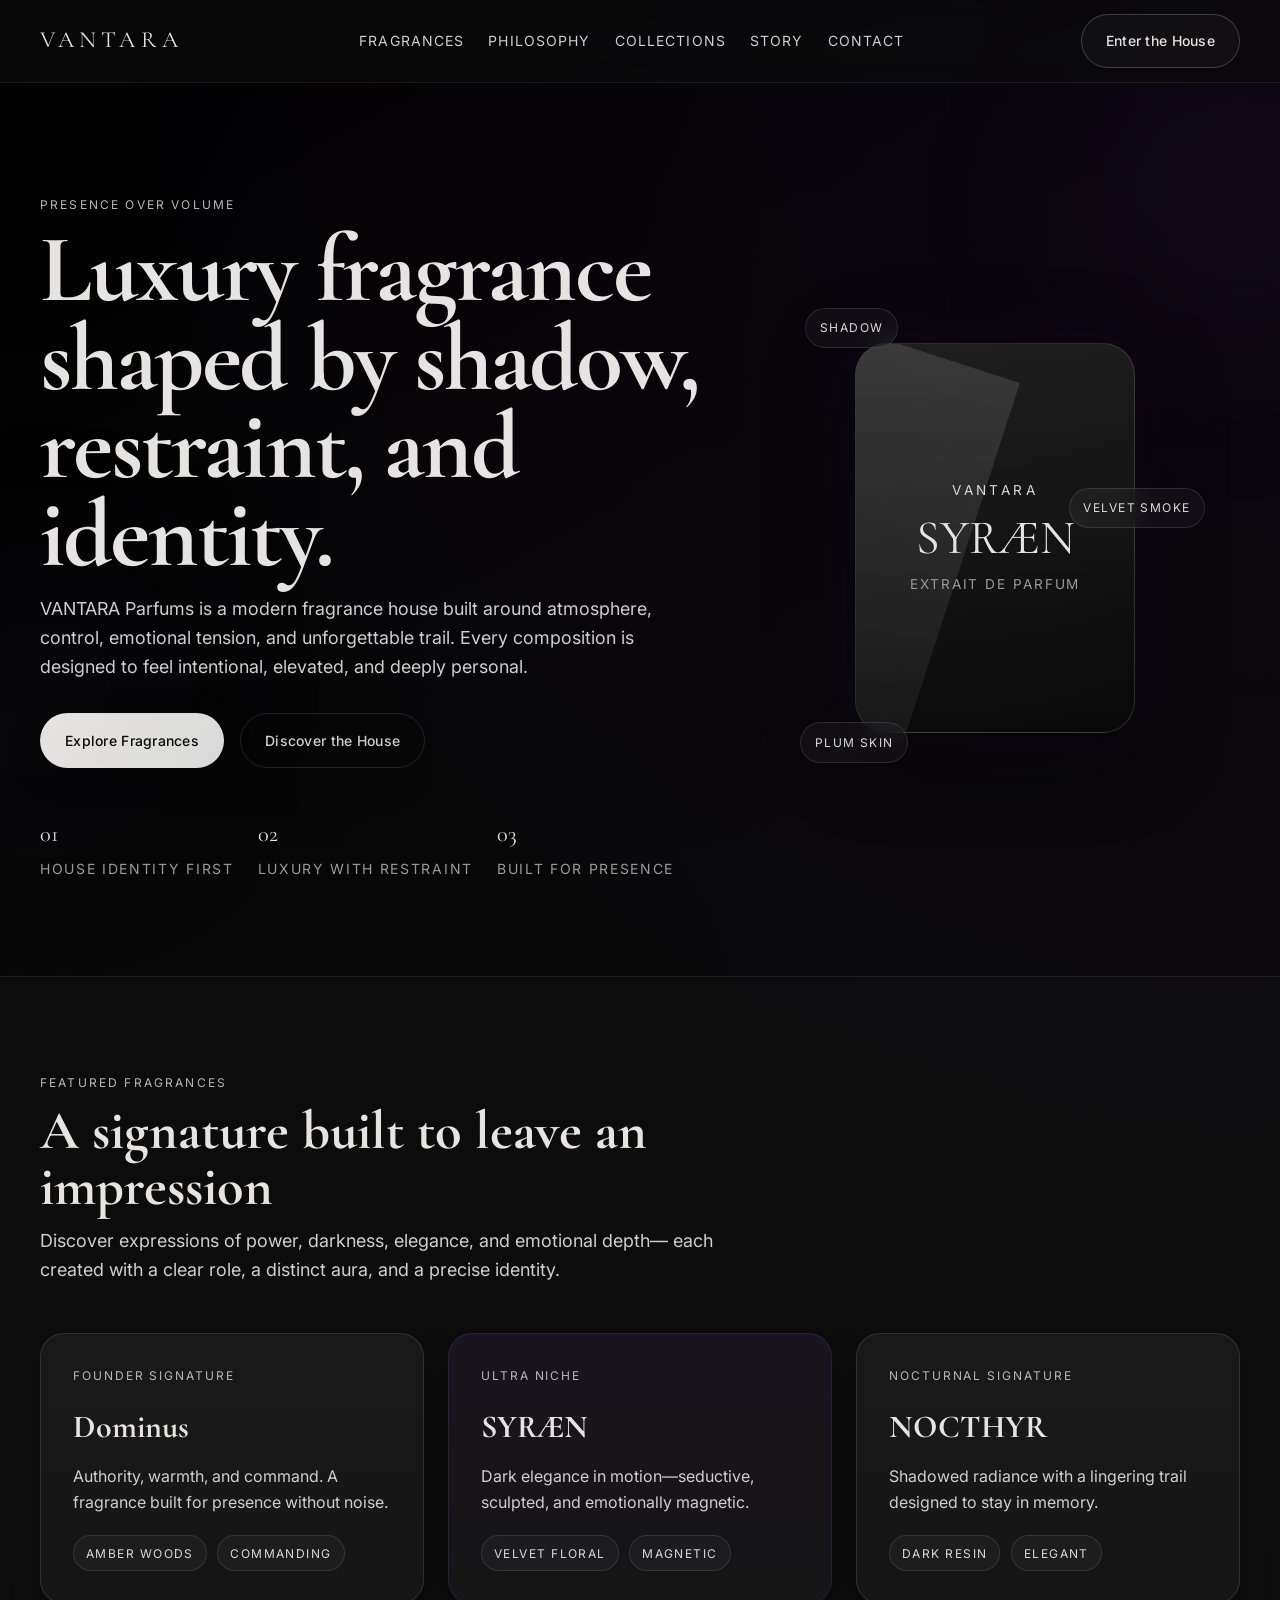
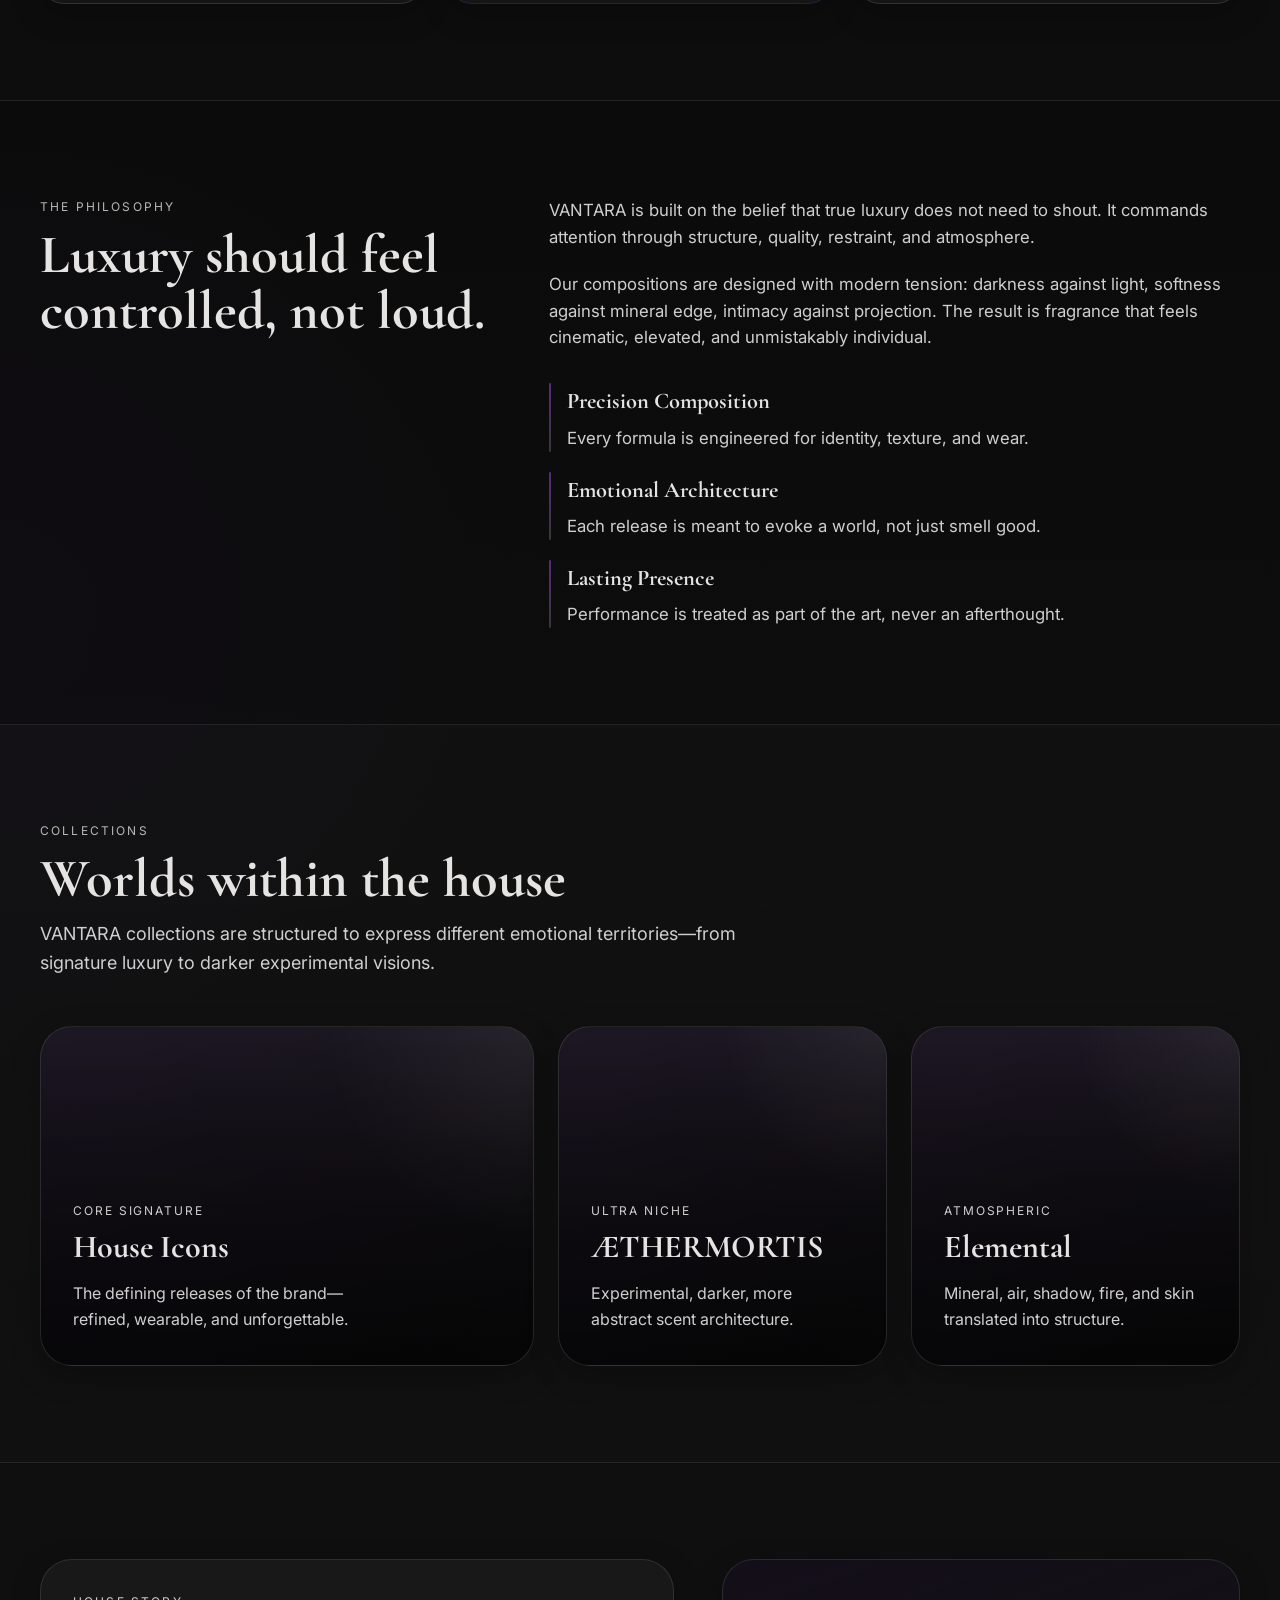
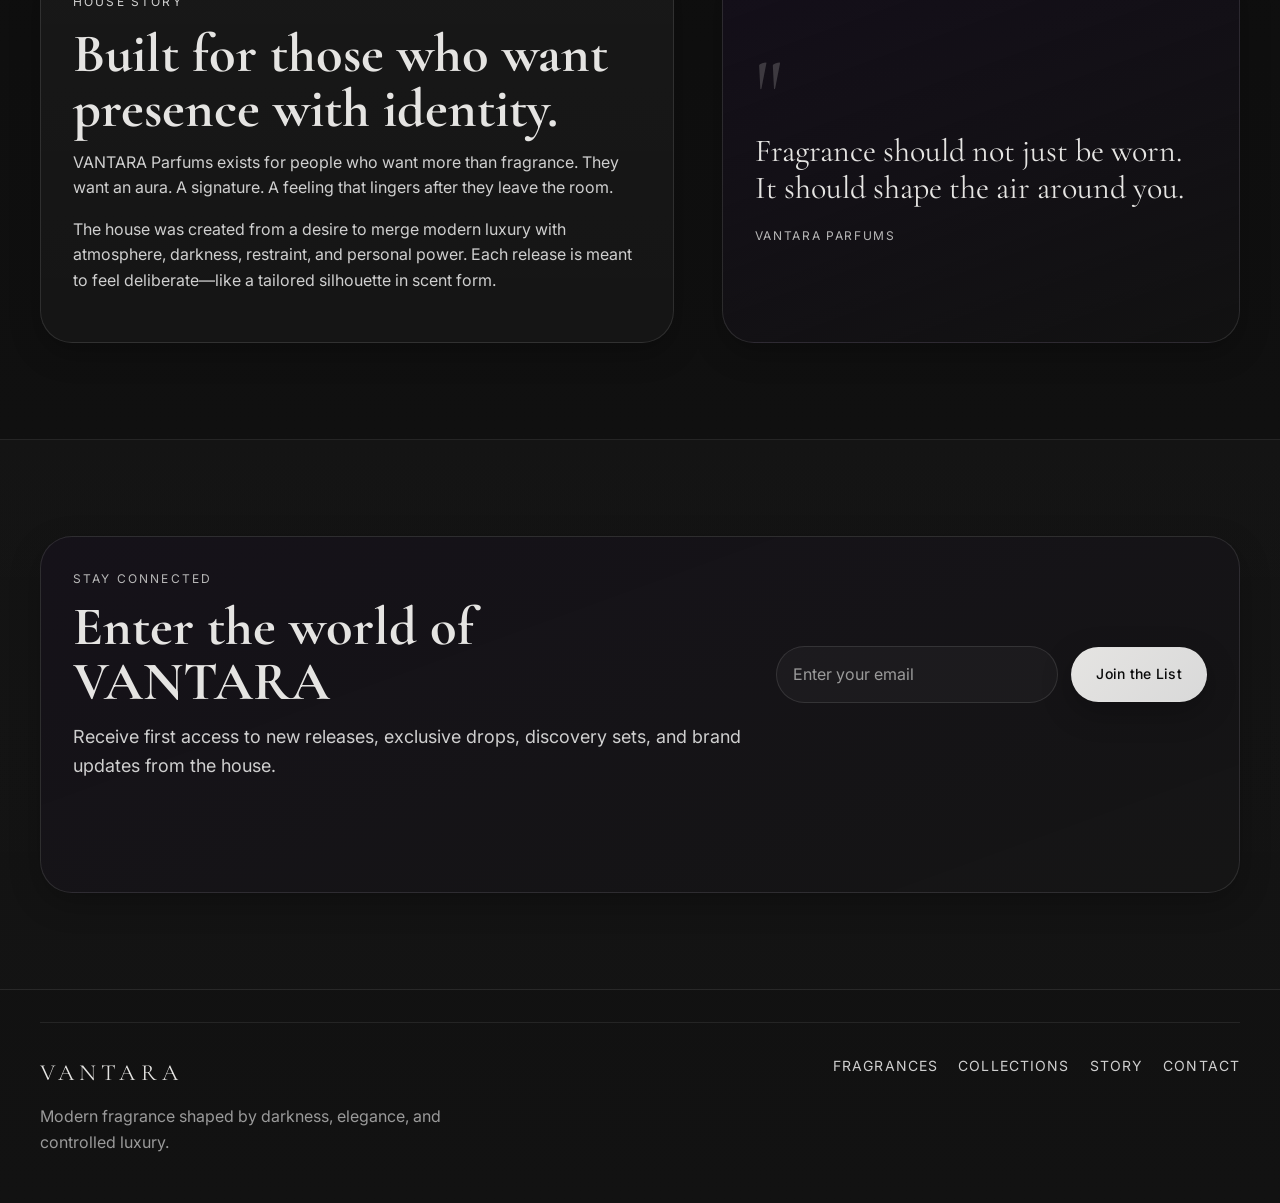
<file: index.html>
<!DOCTYPE html>
<html lang="en">
<head>
  <meta charset="UTF-8" />
  <meta name="viewport" content="width=device-width, initial-scale=1.0" />
  <meta
    name="description"
    content="VANTARA Parfums — luxury fragrance crafted with presence, emotion, and restraint."
  />
  <title>VANTARA Parfums</title>

  <link rel="preconnect" href="https://fonts.googleapis.com" />
  <link rel="preconnect" href="https://fonts.gstatic.com" crossorigin />
  <link
    href="https://fonts.googleapis.com/css2?family=Cormorant+Garamond:wght@400;500;600;700&family=Inter:wght@300;400;500;600;700&display=swap"
    rel="stylesheet"
  />

  <link rel="stylesheet" href="styles.css" />
</head>
<body>
  <!-- Background Atmosphere -->
  <div class="site-glow site-glow-1"></div>
  <div class="site-glow site-glow-2"></div>

  <!-- Header -->
  <header class="header">
    <div class="container nav-container">
      <a href="#" class="logo">VANTARA</a>

      <nav class="nav" id="mainNav" aria-label="Main navigation">
        <a href="#fragrances">Fragrances</a>
        <a href="#philosophy">Philosophy</a>
        <a href="#collections">Collections</a>
        <a href="#story">Story</a>
        <a href="#contact">Contact</a>
      </nav>

      <a href="#contact" class="btn btn-secondary nav-cta">Enter the House</a>

      <button
        class="mobile-menu-btn"
        id="mobileMenuBtn"
        aria-label="Open menu"
        aria-expanded="false"
        aria-controls="mainNav"
      >
        <span></span>
        <span></span>
      </button>
    </div>
  </header>

  <!-- Hero -->
  <section class="hero">
    <div class="container hero-grid">
      <div class="hero-content">
        <p class="eyebrow">Presence Over Volume</p>
        <h1 class="hero-title">
          Luxury fragrance shaped by shadow, restraint, and identity.
        </h1>
        <p class="hero-text">
          VANTARA Parfums is a modern fragrance house built around atmosphere,
          control, emotional tension, and unforgettable trail. Every composition
          is designed to feel intentional, elevated, and deeply personal.
        </p>

        <div class="hero-actions">
          <a href="#fragrances" class="btn btn-primary">Explore Fragrances</a>
          <a href="#story" class="btn btn-ghost">Discover the House</a>
        </div>

        <div class="hero-metrics">
          <div class="metric">
            <span class="metric-number">01</span>
            <span class="metric-label">House identity first</span>
          </div>
          <div class="metric">
            <span class="metric-number">02</span>
            <span class="metric-label">Luxury with restraint</span>
          </div>
          <div class="metric">
            <span class="metric-number">03</span>
            <span class="metric-label">Built for presence</span>
          </div>
        </div>
      </div>

      <div class="hero-visual">
        <div class="bottle-stage">
          <div class="bottle-card">
            <div class="bottle-shine"></div>
            <div class="bottle-label">VANTARA</div>
            <div class="bottle-name">SYRÆN</div>
            <div class="bottle-subtext">Extrait de Parfum</div>
          </div>

          <div class="floating-note note-top">Shadow</div>
          <div class="floating-note note-right">Velvet Smoke</div>
          <div class="floating-note note-bottom">Plum Skin</div>
        </div>
      </div>
    </div>
  </section>

  <!-- Featured Fragrances -->
  <section id="fragrances" class="section section-elevated">
    <div class="container">
      <div class="section-heading">
        <p class="eyebrow">Featured Fragrances</p>
        <h2 class="section-title">A signature built to leave an impression</h2>
        <p class="section-text">
          Discover expressions of power, darkness, elegance, and emotional depth—
          each created with a clear role, a distinct aura, and a precise identity.
        </p>
      </div>

      <div class="card-grid three-col">
        <article class="product-card">
          <div class="product-topline">Founder Signature</div>
          <h3>Dominus</h3>
          <p>
            Authority, warmth, and command. A fragrance built for presence without
            noise.
          </p>
          <div class="product-meta">
            <span>Amber Woods</span>
            <span>Commanding</span>
          </div>
        </article>

        <article class="product-card product-card-featured">
          <div class="product-topline">Ultra Niche</div>
          <h3>SYRÆN</h3>
          <p>
            Dark elegance in motion—seductive, sculpted, and emotionally magnetic.
          </p>
          <div class="product-meta">
            <span>Velvet Floral</span>
            <span>Magnetic</span>
          </div>
        </article>

        <article class="product-card">
          <div class="product-topline">Nocturnal Signature</div>
          <h3>NOCTHYR</h3>
          <p>
            Shadowed radiance with a lingering trail designed to stay in memory.
          </p>
          <div class="product-meta">
            <span>Dark Resin</span>
            <span>Elegant</span>
          </div>
        </article>
      </div>
    </div>
  </section>

  <!-- Philosophy -->
  <section id="philosophy" class="section">
    <div class="container split-grid">
      <div>
        <p class="eyebrow">The Philosophy</p>
        <h2 class="section-title">Luxury should feel controlled, not loud.</h2>
      </div>

      <div class="philosophy-copy">
        <p>
          VANTARA is built on the belief that true luxury does not need to shout.
          It commands attention through structure, quality, restraint, and
          atmosphere.
        </p>
        <p>
          Our compositions are designed with modern tension: darkness against
          light, softness against mineral edge, intimacy against projection.
          The result is fragrance that feels cinematic, elevated, and unmistakably
          individual.
        </p>

        <div class="feature-list">
          <div class="feature-item">
            <span class="feature-line"></span>
            <div>
              <h4>Precision Composition</h4>
              <p>Every formula is engineered for identity, texture, and wear.</p>
            </div>
          </div>

          <div class="feature-item">
            <span class="feature-line"></span>
            <div>
              <h4>Emotional Architecture</h4>
              <p>Each release is meant to evoke a world, not just smell good.</p>
            </div>
          </div>

          <div class="feature-item">
            <span class="feature-line"></span>
            <div>
              <h4>Lasting Presence</h4>
              <p>Performance is treated as part of the art, never an afterthought.</p>
            </div>
          </div>
        </div>
      </div>
    </div>
  </section>

  <!-- Collections -->
  <section id="collections" class="section section-elevated">
    <div class="container">
      <div class="section-heading">
        <p class="eyebrow">Collections</p>
        <h2 class="section-title">Worlds within the house</h2>
        <p class="section-text">
          VANTARA collections are structured to express different emotional
          territories—from signature luxury to darker experimental visions.
        </p>
      </div>

      <div class="collection-grid">
        <article class="collection-card large">
          <div class="collection-overlay"></div>
          <div class="collection-content">
            <p class="collection-label">Core Signature</p>
            <h3>House Icons</h3>
            <p>
              The defining releases of the brand—refined, wearable, and unforgettable.
            </p>
          </div>
        </article>

        <article class="collection-card">
          <div class="collection-overlay"></div>
          <div class="collection-content">
            <p class="collection-label">Ultra Niche</p>
            <h3>ÆTHERMORTIS</h3>
            <p>Experimental, darker, more abstract scent architecture.</p>
          </div>
        </article>

        <article class="collection-card">
          <div class="collection-overlay"></div>
          <div class="collection-content">
            <p class="collection-label">Atmospheric</p>
            <h3>Elemental</h3>
            <p>Mineral, air, shadow, fire, and skin translated into structure.</p>
          </div>
        </article>
      </div>
    </div>
  </section>

  <!-- Story -->
  <section id="story" class="section">
    <div class="container story-grid">
      <div class="story-panel">
        <p class="eyebrow">House Story</p>
        <h2 class="section-title">Built for those who want presence with identity.</h2>
        <p>
          VANTARA Parfums exists for people who want more than fragrance. They want
          an aura. A signature. A feeling that lingers after they leave the room.
        </p>
        <p>
          The house was created from a desire to merge modern luxury with atmosphere,
          darkness, restraint, and personal power. Each release is meant to feel
          deliberate—like a tailored silhouette in scent form.
        </p>
      </div>

      <div class="quote-panel">
        <p class="quote-mark">"</p>
        <blockquote>
          Fragrance should not just be worn. It should shape the air around you.
        </blockquote>
        <p class="quote-author">VANTARA Parfums</p>
      </div>
    </div>
  </section>

  <!-- CTA / Contact -->
  <section id="contact" class="section section-elevated">
    <div class="container cta-panel">
      <div class="cta-copy">
        <p class="eyebrow">Stay Connected</p>
        <h2 class="section-title">Enter the world of VANTARA</h2>
        <p class="section-text">
          Receive first access to new releases, exclusive drops, discovery sets,
          and brand updates from the house.
        </p>
      </div>

      <form class="newsletter-form" id="newsletterForm" novalidate>
        <label for="email" class="sr-only">Email Address</label>
        <input
          type="email"
          id="email"
          placeholder="Enter your email"
          class="input"
          autocomplete="email"
          required
        />
        <button type="submit" class="btn btn-primary">Join the List</button>
      </form>

      <p class="form-message" id="formMessage" aria-live="polite"></p>
    </div>
  </section>

  <!-- Footer -->
  <footer class="footer">
    <div class="container footer-grid">
      <div>
        <a href="#" class="logo footer-logo">VANTARA</a>
        <p class="footer-text">
          Modern fragrance shaped by darkness, elegance, and controlled luxury.
        </p>
      </div>

      <div class="footer-links">
        <a href="#fragrances">Fragrances</a>
        <a href="#collections">Collections</a>
        <a href="#story">Story</a>
        <a href="#contact">Contact</a>
      </div>
    </div>
  </footer>

  <script src="script.js"></script>
</body>
</html>
</file>
<file: styles.css>
:root {
  /* Colors */
  --color-black: #0a0a0a;
  --color-black-pure: #000000;
  --color-charcoal-1: #121212;
  --color-charcoal-2: #1a1a1a;
  --color-charcoal-3: #222222;

  --color-platinum: #e5e4e2;
  --color-platinum-soft: #d9d9d9;
  --color-platinum-muted: #b8b8b8;

  --color-violet-deep: #2b0f4c;
  --color-violet-main: #5a2a82;
  --color-violet-soft: #7a49a5;

  --color-text-primary: #f3f3f3;
  --color-text-secondary: #cfcfcf;
  --color-text-muted: #9a9a9a;

  --color-border: rgba(229, 228, 226, 0.12);
  --color-border-strong: rgba(229, 228, 226, 0.22);
  --color-divider: rgba(255, 255, 255, 0.08);

  /* Typography */
  --font-heading: "Cormorant Garamond", serif;
  --font-body: "Inter", sans-serif;

  --text-xs: 0.75rem;
  --text-sm: 0.875rem;
  --text-md: 1rem;
  --text-lg: 1.125rem;
  --text-xl: 1.25rem;
  --text-2xl: 1.5rem;
  --text-3xl: 2rem;
  --text-4xl: 3rem;
  --text-5xl: 4.5rem;

  /* Layout */
  --container-lg: 1200px;

  /* Spacing */
  --space-1: 0.25rem;
  --space-2: 0.5rem;
  --space-3: 0.75rem;
  --space-4: 1rem;
  --space-5: 1.5rem;
  --space-6: 2rem;
  --space-7: 3rem;
  --space-8: 4rem;
  --space-9: 6rem;
  --space-10: 8rem;

  /* Radius */
  --radius-sm: 0.5rem;
  --radius-md: 0.9rem;
  --radius-lg: 1.5rem;
  --radius-xl: 2rem;
  --radius-pill: 999px;

  /* Effects */
  --shadow-soft: 0 10px 30px rgba(0, 0, 0, 0.25);
  --shadow-deep: 0 20px 60px rgba(0, 0, 0, 0.5);
  --shadow-violet: 0 0 35px rgba(90, 42, 130, 0.18);

  /* Transitions */
  --transition-fast: 160ms ease;
  --transition-base: 250ms ease;
  --transition-slow: 400ms ease;
}

/* Base */
*,
*::before,
*::after {
  box-sizing: border-box;
}

html {
  scroll-behavior: smooth;
}

body {
  margin: 0;
  font-family: var(--font-body);
  background:
    radial-gradient(circle at top right, rgba(90, 42, 130, 0.12), transparent 28%),
    radial-gradient(circle at left center, rgba(43, 15, 76, 0.10), transparent 22%),
    linear-gradient(to bottom, #000000 0%, #0a0a0a 30%, #121212 100%);
  color: var(--color-text-primary);
  line-height: 1.6;
  overflow-x: hidden;
}

img {
  display: block;
  max-width: 100%;
}

a {
  text-decoration: none;
  color: inherit;
}

button,
input {
  font: inherit;
}

.container {
  width: min(100% - 2rem, var(--container-lg));
  margin-inline: auto;
}

.section {
  position: relative;
  padding: var(--space-9) 0;
}

.section-elevated {
  background:
    linear-gradient(180deg, rgba(255,255,255,0.02), rgba(255,255,255,0.01));
  border-top: 1px solid var(--color-divider);
  border-bottom: 1px solid var(--color-divider);
}

.eyebrow {
  margin: 0 0 var(--space-3);
  font-size: var(--text-xs);
  text-transform: uppercase;
  letter-spacing: 0.18em;
  color: var(--color-platinum-muted);
}

.section-heading {
  max-width: 740px;
  margin-bottom: var(--space-7);
}

.section-title {
  margin: 0 0 var(--space-3);
  font-family: var(--font-heading);
  font-size: clamp(2.1rem, 5vw, 3.4rem);
  line-height: 1.02;
  color: var(--color-platinum);
}

.section-text {
  margin: 0;
  color: var(--color-text-secondary);
  font-size: var(--text-lg);
  max-width: 700px;
}

/* Background Glow */
.site-glow {
  position: fixed;
  border-radius: 50%;
  filter: blur(100px);
  pointer-events: none;
  z-index: 0;
}

.site-glow-1 {
  width: 260px;
  height: 260px;
  top: 8%;
  right: -80px;
  background: rgba(90, 42, 130, 0.10);
}

.site-glow-2 {
  width: 220px;
  height: 220px;
  bottom: 10%;
  left: -70px;
  background: rgba(43, 15, 76, 0.10);
}

/* Header */
.header {
  position: sticky;
  top: 0;
  z-index: 100;
  background: rgba(10, 10, 10, 0.72);
  backdrop-filter: blur(14px);
  border-bottom: 1px solid var(--color-divider);
  transition: background var(--transition-slow);
}

.nav-container {
  display: flex;
  align-items: center;
  justify-content: space-between;
  gap: var(--space-4);
  min-height: 82px;
}

.logo {
  font-family: var(--font-heading);
  font-size: 1.45rem;
  letter-spacing: 0.22em;
  text-transform: uppercase;
  color: var(--color-platinum);
}

.nav {
  display: flex;
  align-items: center;
  gap: 1.5rem;
}

.nav a {
  font-size: var(--text-sm);
  color: var(--color-text-secondary);
  letter-spacing: 0.08em;
  text-transform: uppercase;
  transition: color var(--transition-base);
}

.nav a:hover {
  color: var(--color-platinum);
}

.nav-cta {
  padding-inline: 1.1rem;
}

.mobile-menu-btn {
  display: none;
  background: transparent;
  border: 0;
  padding: 0;
  cursor: pointer;
}

.mobile-menu-btn span {
  display: block;
  width: 24px;
  height: 2px;
  background: var(--color-platinum);
  margin: 5px 0;
  border-radius: 999px;
  transition: transform var(--transition-base), opacity var(--transition-base);
}

.mobile-menu-btn.is-open span:first-child {
  transform: translateY(7px) rotate(45deg);
}

.mobile-menu-btn.is-open span:last-child {
  transform: translateY(-7px) rotate(-45deg);
}

/* Mobile nav open state */
.header.mobile-nav-open .nav {
  display: flex;
  flex-direction: column;
  align-items: flex-start;
  gap: 0;
  position: absolute;
  top: 100%;
  left: 0;
  right: 0;
  background: rgba(10, 10, 10, 0.97);
  backdrop-filter: blur(14px);
  border-bottom: 1px solid var(--color-divider);
  padding: var(--space-4) 0;
}

.header.mobile-nav-open .nav a {
  width: 100%;
  padding: 0.85rem calc((100% - min(100% - 2rem, var(--container-lg))) / 2 + 1rem);
  border-bottom: 1px solid var(--color-divider);
  font-size: var(--text-md);
}

.header.mobile-nav-open .nav a:last-child {
  border-bottom: none;
}

/* Buttons */
.btn {
  display: inline-flex;
  align-items: center;
  justify-content: center;
  border-radius: var(--radius-pill);
  padding: 0.95rem 1.5rem;
  border: 1px solid transparent;
  cursor: pointer;
  transition:
    transform var(--transition-fast),
    box-shadow var(--transition-base),
    border-color var(--transition-base),
    background var(--transition-base),
    color var(--transition-base);
  font-weight: 500;
  letter-spacing: 0.02em;
  font-size: var(--text-sm);
}

.btn:hover {
  transform: translateY(-1px);
}

.btn-primary {
  background: linear-gradient(
    135deg,
    var(--color-platinum),
    var(--color-platinum-soft)
  );
  color: var(--color-black);
  box-shadow: var(--shadow-soft);
}

.btn-primary:hover {
  box-shadow: var(--shadow-soft), var(--shadow-violet);
}

.btn-secondary {
  background: rgba(255,255,255,0.03);
  color: var(--color-platinum);
  border-color: var(--color-border-strong);
}

.btn-secondary:hover {
  border-color: rgba(90, 42, 130, 0.5);
  box-shadow: var(--shadow-violet);
}

.btn-ghost {
  background: transparent;
  color: var(--color-text-secondary);
  border-color: var(--color-border);
}

.btn-ghost:hover {
  color: var(--color-platinum);
  border-color: rgba(90, 42, 130, 0.5);
}

/* Hero */
.hero {
  position: relative;
  z-index: 1;
  padding: 7rem 0 6rem;
}

.hero-grid {
  display: grid;
  grid-template-columns: 1.15fr 0.85fr;
  gap: var(--space-7);
  align-items: center;
}

.hero-title {
  margin: 0 0 var(--space-4);
  font-family: var(--font-heading);
  font-size: clamp(3.2rem, 8vw, 6rem);
  line-height: 0.92;
  letter-spacing: -0.02em;
  color: var(--color-platinum);
  max-width: 760px;
}

.hero-text {
  margin: 0;
  max-width: 640px;
  color: var(--color-text-secondary);
  font-size: 1.12rem;
}

.hero-actions {
  display: flex;
  flex-wrap: wrap;
  gap: 1rem;
  margin-top: var(--space-6);
}

.hero-metrics {
  display: flex;
  flex-wrap: wrap;
  gap: var(--space-5);
  margin-top: var(--space-7);
}

.metric {
  display: flex;
  flex-direction: column;
  gap: 0.35rem;
}

.metric-number {
  font-family: var(--font-heading);
  font-size: 1.4rem;
  color: var(--color-platinum);
}

.metric-label {
  font-size: var(--text-sm);
  color: var(--color-text-muted);
  text-transform: uppercase;
  letter-spacing: 0.12em;
}

.hero-visual {
  display: flex;
  justify-content: center;
}

.bottle-stage {
  position: relative;
  width: 100%;
  max-width: 420px;
  min-height: 520px;
  display: flex;
  align-items: center;
  justify-content: center;
}

.bottle-card {
  position: relative;
  width: 280px;
  height: 390px;
  border-radius: 2rem;
  background:
    linear-gradient(180deg, rgba(255,255,255,0.06), rgba(255,255,255,0.015)),
    linear-gradient(160deg, #111111, #050505);
  border: 1px solid rgba(229, 228, 226, 0.15);
  box-shadow:
    0 20px 80px rgba(0,0,0,0.55),
    0 0 60px rgba(90,42,130,0.15);
  display: flex;
  flex-direction: column;
  align-items: center;
  justify-content: center;
  overflow: hidden;
}

.bottle-shine {
  position: absolute;
  top: 0;
  left: -30%;
  width: 60%;
  height: 140%;
  background: linear-gradient(
    180deg,
    rgba(255,255,255,0.12),
    rgba(255,255,255,0.02)
  );
  transform: rotate(18deg);
}

.bottle-label {
  position: relative;
  font-size: 0.85rem;
  text-transform: uppercase;
  letter-spacing: 0.25em;
  color: var(--color-platinum-soft);
  margin-bottom: 0.75rem;
}

.bottle-name {
  position: relative;
  font-family: var(--font-heading);
  font-size: 3rem;
  color: var(--color-platinum);
  line-height: 1;
}

.bottle-subtext {
  position: relative;
  margin-top: 0.75rem;
  font-size: 0.85rem;
  color: var(--color-text-muted);
  letter-spacing: 0.14em;
  text-transform: uppercase;
}

.floating-note {
  position: absolute;
  background: rgba(255,255,255,0.04);
  border: 1px solid rgba(229, 228, 226, 0.12);
  color: var(--color-platinum-soft);
  padding: 0.6rem 0.85rem;
  border-radius: var(--radius-pill);
  font-size: 0.75rem;
  letter-spacing: 0.12em;
  text-transform: uppercase;
  backdrop-filter: blur(10px);
}

.note-top    { top: 30px;    left: 20px; }
.note-right  { right: 0;     top: 210px; }
.note-bottom { bottom: 35px; left: 15px; }

/* Cards */
.card-grid {
  display: grid;
  gap: 1.5rem;
}

.three-col {
  grid-template-columns: repeat(3, minmax(0, 1fr));
}

.product-card {
  background:
    linear-gradient(180deg, rgba(255,255,255,0.03), rgba(255,255,255,0.01)),
    var(--color-charcoal-1);
  border: 1px solid var(--color-border);
  border-radius: var(--radius-lg);
  padding: 2rem;
  box-shadow: var(--shadow-soft);
  transition:
    transform var(--transition-base),
    box-shadow var(--transition-base),
    border-color var(--transition-base);
}

.product-card:hover {
  transform: translateY(-5px);
  border-color: rgba(90, 42, 130, 0.35);
  box-shadow: var(--shadow-deep), var(--shadow-violet);
}

.product-card-featured {
  border-color: rgba(90, 42, 130, 0.35);
  background:
    linear-gradient(180deg, rgba(90,42,130,0.10), rgba(255,255,255,0.01)),
    var(--color-charcoal-1);
}

.product-topline {
  margin-bottom: 1rem;
  color: var(--color-platinum-muted);
  font-size: var(--text-xs);
  text-transform: uppercase;
  letter-spacing: 0.16em;
}

.product-card h3 {
  margin: 0 0 0.75rem;
  font-family: var(--font-heading);
  font-size: 2rem;
  color: var(--color-platinum);
}

.product-card p {
  margin: 0 0 1.25rem;
  color: var(--color-text-secondary);
}

.product-meta {
  display: flex;
  flex-wrap: wrap;
  gap: 0.65rem;
}

.product-meta span {
  padding: 0.45rem 0.75rem;
  border-radius: var(--radius-pill);
  background: rgba(255,255,255,0.03);
  border: 1px solid var(--color-border);
  color: var(--color-platinum-soft);
  font-size: 0.75rem;
  text-transform: uppercase;
  letter-spacing: 0.12em;
}

/* Split Section */
.split-grid {
  display: grid;
  grid-template-columns: 0.8fr 1.2fr;
  gap: var(--space-7);
  align-items: start;
}

.philosophy-copy p {
  margin: 0 0 1.25rem;
  color: var(--color-text-secondary);
  font-size: 1.05rem;
}

.feature-list {
  display: grid;
  gap: 1.25rem;
  margin-top: 2rem;
}

.feature-item {
  display: grid;
  grid-template-columns: auto 1fr;
  gap: 1rem;
  align-items: start;
}

.feature-line {
  width: 2px;
  min-height: 100%;
  border-radius: 999px;
  background: linear-gradient(
    180deg,
    var(--color-violet-main),
    rgba(229,228,226,0.2)
  );
}

.feature-item h4 {
  margin: 0 0 0.35rem;
  color: var(--color-platinum);
  font-family: var(--font-heading);
  font-size: 1.4rem;
}

.feature-item p {
  margin: 0;
  color: var(--color-text-secondary);
}

/* Collections */
.collection-grid {
  display: grid;
  grid-template-columns: 1.2fr 0.8fr 0.8fr;
  gap: 1.5rem;
}

.collection-card {
  position: relative;
  min-height: 280px;
  border-radius: var(--radius-xl);
  overflow: hidden;
  border: 1px solid var(--color-border);
  background:
    linear-gradient(160deg, rgba(43,15,76,0.22), rgba(10,10,10,0.55)),
    linear-gradient(180deg, #1a1a1a, #080808);
  box-shadow: var(--shadow-soft);
  transition:
    transform var(--transition-base),
    box-shadow var(--transition-base),
    border-color var(--transition-base);
}

.collection-card:hover {
  transform: translateY(-4px);
  border-color: rgba(90,42,130,0.3);
  box-shadow: var(--shadow-deep), var(--shadow-violet);
}

.collection-card.large {
  min-height: 340px;
}

.collection-overlay {
  position: absolute;
  inset: 0;
  background:
    radial-gradient(circle at top right, rgba(255,255,255,0.06), transparent 35%),
    linear-gradient(180deg, transparent, rgba(0,0,0,0.45));
}

.collection-content {
  position: relative;
  z-index: 1;
  height: 100%;
  padding: 2rem;
  display: flex;
  flex-direction: column;
  justify-content: flex-end;
}

.collection-label {
  margin: 0 0 0.8rem;
  color: var(--color-platinum-muted);
  font-size: var(--text-xs);
  text-transform: uppercase;
  letter-spacing: 0.16em;
}

.collection-content h3 {
  margin: 0 0 0.6rem;
  font-family: var(--font-heading);
  font-size: 2rem;
  color: var(--color-platinum);
}

.collection-content p {
  margin: 0;
  color: var(--color-text-secondary);
  max-width: 28ch;
}

/* Story */
.story-grid {
  display: grid;
  grid-template-columns: 1.1fr 0.9fr;
  gap: var(--space-7);
  align-items: stretch;
}

.story-panel,
.quote-panel {
  border-radius: var(--radius-xl);
  border: 1px solid var(--color-border);
  background:
    linear-gradient(180deg, rgba(255,255,255,0.025), rgba(255,255,255,0.01)),
    var(--color-charcoal-1);
  padding: 2rem;
  box-shadow: var(--shadow-soft);
}

.story-panel p {
  color: var(--color-text-secondary);
  margin: 0 0 1rem;
}

.quote-panel {
  display: flex;
  flex-direction: column;
  justify-content: center;
  position: relative;
  background:
    linear-gradient(160deg, rgba(43,15,76,0.18), rgba(18,18,18,1));
}

.quote-mark {
  margin: 0;
  font-family: var(--font-heading);
  font-size: 6rem;
  line-height: 0.8;
  color: rgba(229,228,226,0.2);
}

blockquote {
  margin: 0;
  font-family: var(--font-heading);
  font-size: 2rem;
  line-height: 1.15;
  color: var(--color-platinum);
}

.quote-author {
  margin: 1.2rem 0 0;
  color: var(--color-platinum-muted);
  text-transform: uppercase;
  letter-spacing: 0.14em;
  font-size: var(--text-xs);
}

/* CTA */
.cta-panel {
  display: grid;
  grid-template-columns: 1fr auto;
  gap: 2rem;
  align-items: center;
  border: 1px solid var(--color-border);
  border-radius: var(--radius-xl);
  padding: 2rem;
  background:
    linear-gradient(160deg, rgba(43,15,76,0.12), rgba(255,255,255,0.01)),
    var(--color-charcoal-1);
  box-shadow: var(--shadow-soft);
}

.newsletter-form {
  display: flex;
  gap: 0.85rem;
  align-items: center;
}

.input {
  min-width: 280px;
  padding: 0.95rem 1rem;
  border-radius: var(--radius-pill);
  border: 1px solid var(--color-border);
  background: rgba(255,255,255,0.03);
  color: var(--color-text-primary);
  outline: none;
  transition:
    border-color var(--transition-base),
    box-shadow var(--transition-base);
}

.input::placeholder {
  color: var(--color-text-muted);
}

.input:focus {
  border-color: rgba(90,42,130,0.55);
  box-shadow: 0 0 0 4px rgba(90,42,130,0.12);
}

.form-message {
  grid-column: 1 / -1;
  font-size: var(--text-sm);
  color: var(--color-platinum-muted);
  letter-spacing: 0.04em;
  min-height: 1.4em;
}

.sr-only {
  position: absolute;
  width: 1px;
  height: 1px;
  padding: 0;
  margin: -1px;
  overflow: hidden;
  clip: rect(0, 0, 0, 0);
  border: 0;
}

/* Footer */
.footer {
  padding: 2rem 0 3rem;
}

.footer-grid {
  display: flex;
  justify-content: space-between;
  gap: 2rem;
  align-items: start;
  border-top: 1px solid var(--color-divider);
  padding-top: 2rem;
}

.footer-logo {
  display: inline-block;
  margin-bottom: 0.75rem;
}

.footer-text {
  margin: 0;
  max-width: 420px;
  color: var(--color-text-muted);
}

.footer-links {
  display: flex;
  flex-wrap: wrap;
  gap: 1.25rem;
}

.footer-links a {
  color: var(--color-text-secondary);
  font-size: var(--text-sm);
  text-transform: uppercase;
  letter-spacing: 0.08em;
  transition: color var(--transition-base);
}

.footer-links a:hover {
  color: var(--color-platinum);
}

/* =============================================
   RESPONSIVE
   ============================================= */

@media (max-width: 1100px) {
  .hero-grid,
  .split-grid,
  .story-grid {
    grid-template-columns: 1fr;
  }

  .cta-panel {
    grid-template-columns: 1fr;
  }

  .collection-grid {
    grid-template-columns: 1fr 1fr;
  }

  .collection-card.large {
    grid-column: 1 / -1;
  }

  .hero {
    padding-top: 5rem;
  }

  .hero-visual {
    justify-content: flex-start;
  }

  .newsletter-form {
    flex-wrap: wrap;
  }

  .input {
    min-width: 100%;
  }
}

@media (max-width: 900px) {
  .nav,
  .nav-cta {
    display: none;
  }

  .header.mobile-nav-open .nav {
    display: flex;
  }

  .mobile-menu-btn {
    display: block;
  }

  .three-col {
    grid-template-columns: 1fr;
  }

  .section {
    padding: 4.5rem 0;
  }

  .hero-title {
    font-size: clamp(2.7rem, 12vw, 4.4rem);
  }

  .bottle-stage {
    min-height: 420px;
  }

  .bottle-card {
    width: 240px;
    height: 340px;
  }

  .floating-note {
    font-size: 0.68rem;
  }
}

@media (max-width: 640px) {
  .hero-actions,
  .newsletter-form {
    flex-direction: column;
    align-items: stretch;
  }

  .btn {
    width: 100%;
    text-align: center;
  }

  .hero-metrics {
    display: grid;
    grid-template-columns: 1fr;
    gap: 1rem;
  }

  .footer-grid {
    flex-direction: column;
  }

  .collection-grid {
    grid-template-columns: 1fr;
  }

  .collection-card.large {
    grid-column: auto;
  }

  .collection-content h3,
  .product-card h3,
  blockquote {
    font-size: 1.7rem;
  }
}
</file>
